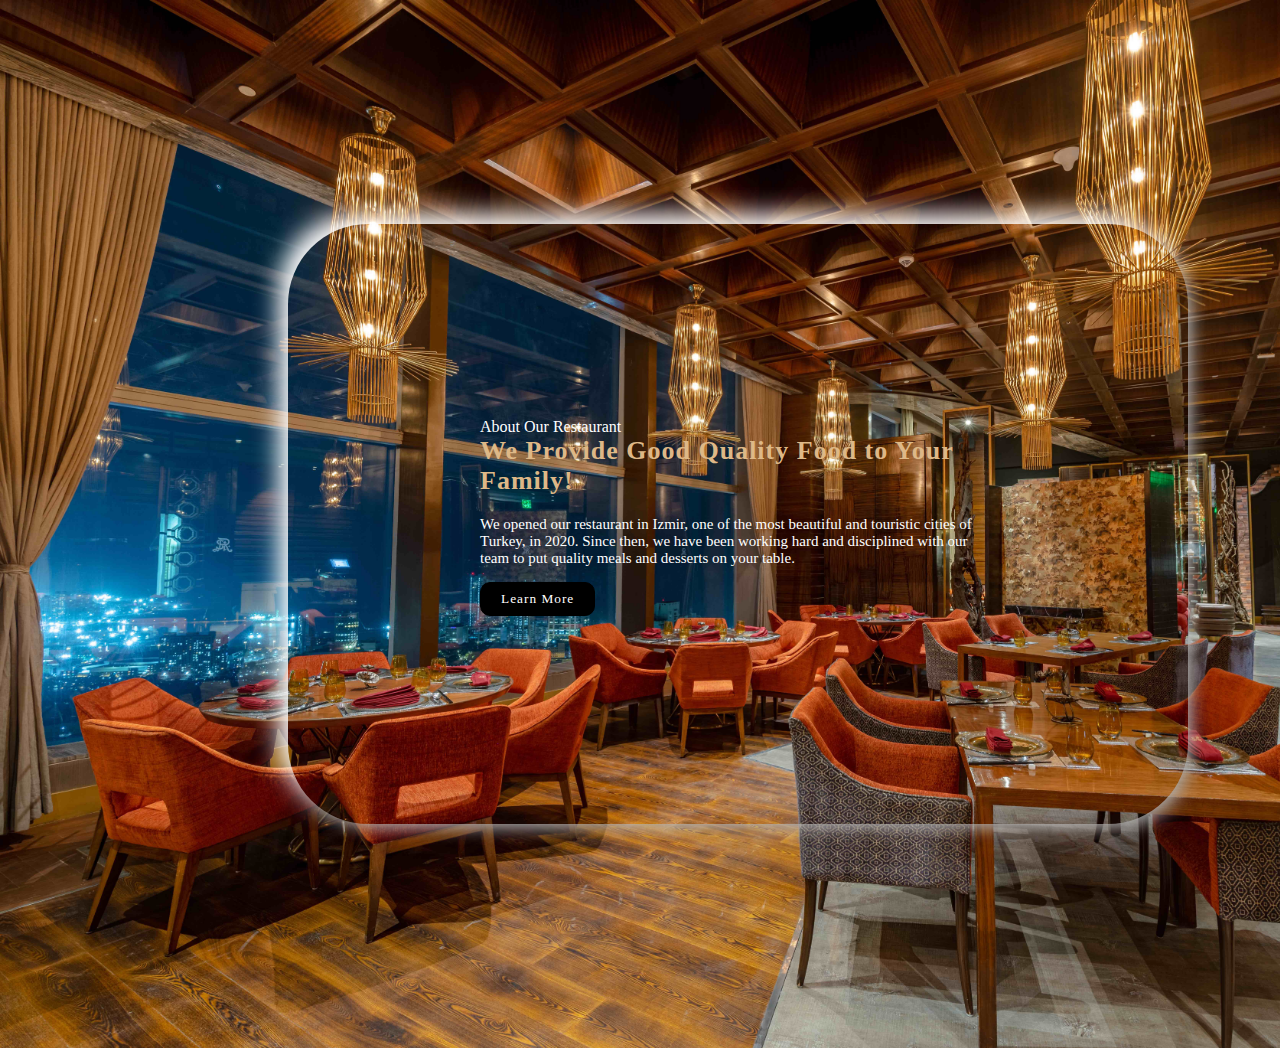
<file: AboutPage.html>
<!DOCTYPE html>
<html lang="en">
<head>
    <meta charset="UTF-8">
    <meta http-equiv="X-UA-Compatible" content="IE=edge">
    <meta name="viewport" content="width=device-width, initial-scale=1.0">
    <title>Document</title>
    <link rel="stylesheet" href="styleA.css">
</head>
<body>
    <div class="container">
        
        <div class="about_details">
            <span>About Our Restaurant</span>
            <h2>We Provide Good Quality Food to Your Family!</h2>
            <p>
                We opened our restaurant in Izmir, one of the most beautiful and touristic cities of Turkey, in 2020. 
                Since then, we have been working hard and disciplined with our team to put quality meals and desserts on your table.
            </p>
            <button class="btn">Learn More </button>
        </div>
    </div>
</body>
</html>
</file>
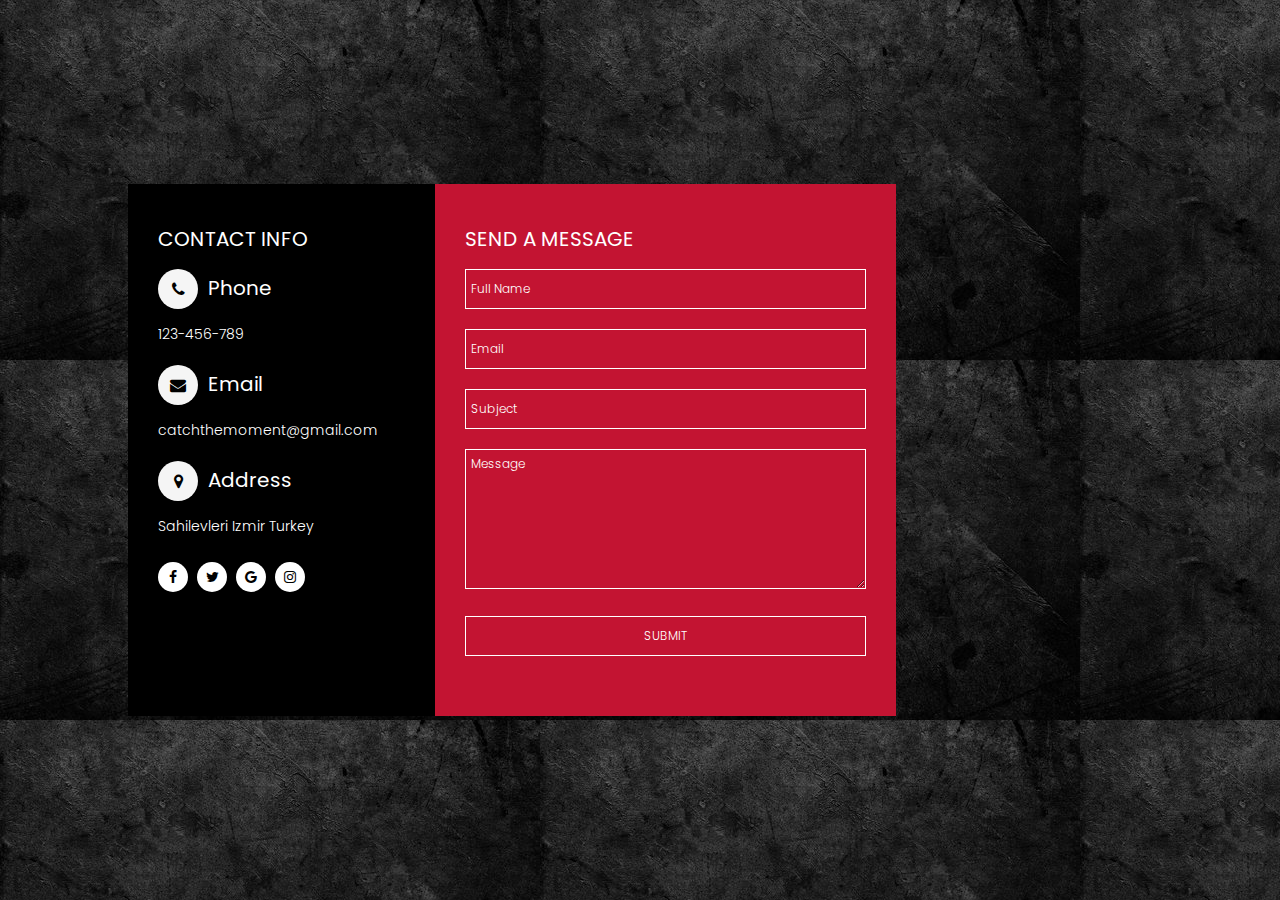
<file: ContactPage.html>
<!DOCTYPE html>
<html lang="en">
<head>
    <meta charset="UTF-8">
    <meta http-equiv="X-UA-Compatible" content="IE=edge">
    <meta name="viewport" content="width=device-width, initial-scale=1.0">
    <title>ContactPage</title>
    <link rel="stylesheet" href="styleC.css">
    <link rel="stylesheet" href="https://stackpath.bootstrapcdn.com/font-awesome/4.7.0/css/font-awesome.min.css"  crossorigin="anonymous">
</head>
<body>
   <div class="contact-wrap">
    <div class="contact-in">
        <h1>Contact Info</h1>
        <h2><i class="fa fa-phone" aria-hidden="true"></i>Phone</h2>
        <p>123-456-789</p>
        <h2><i class="fa fa-envelope" aria-hidden="true"></i>Email</h2>
        <p>catchthemoment@gmail.com</p>
        <h2><i class="fa fa-map-marker" aria-hidden="true"></i>Address</h2>
        <p>Sahilevleri Izmir Turkey</p>
        <ul>
            <li><a href="#"><i class="fa fa-facebook" aria-hidden="true"></i></a></li>
            <li><a href=""><i class="fa fa-twitter" aria-hidden="true"></i></a></li>
            <li><a href=""><i class="fa fa-google" aria-hidden="true"></i></a></li>
            <li><a href=""><i class="fa fa-instagram" aria-hidden="true"></i></a></li>
        </ul>
    </div>
    <div class="contact-in">
        <h1>Send a Message</h1>
        <form>
            <input type="text" placeholder="Full Name" class="contact-in-input">
            <input type="text" placeholder="Email" class="contact-in-input">
            <input type="text" placeholder="Subject" class="contact-in-input">
            <textarea placeholder="Message" class="contact-in-textarea"></textarea>
            <input type="submit" value="SUBMIT" class="contact-in-btn">
        </form>
    </div>
    <div class="contact-in">
        <iframe src="https://www.google.com/maps/embed?pb=!1m18!1m12!1m3!1d42336.589950026246!2d27.007480985257327!3d38.411343490485145!2m3!1f0!2f0!3f0!3m2!1i1024!2i768!4f13.1!3m3!1m2!1s0x14bbdc9415d6b39d%3A0x45de2daf27f248b6!2zU2FoaWxldmxlcmksIE5hcmzEsWRlcmUvxLB6bWlyLCBUw7xya2l5ZQ!5e0!3m2!1str!2spl!4v1682783939421!5m2!1str!2spl" width="100%" height="auto" style="border:0;" allowfullscreen="" loading="lazy" 
        referrerpolicy="no-referrer-when-downgrade"></iframe>
    </div>
   </div>
</body>
</html>
</file>
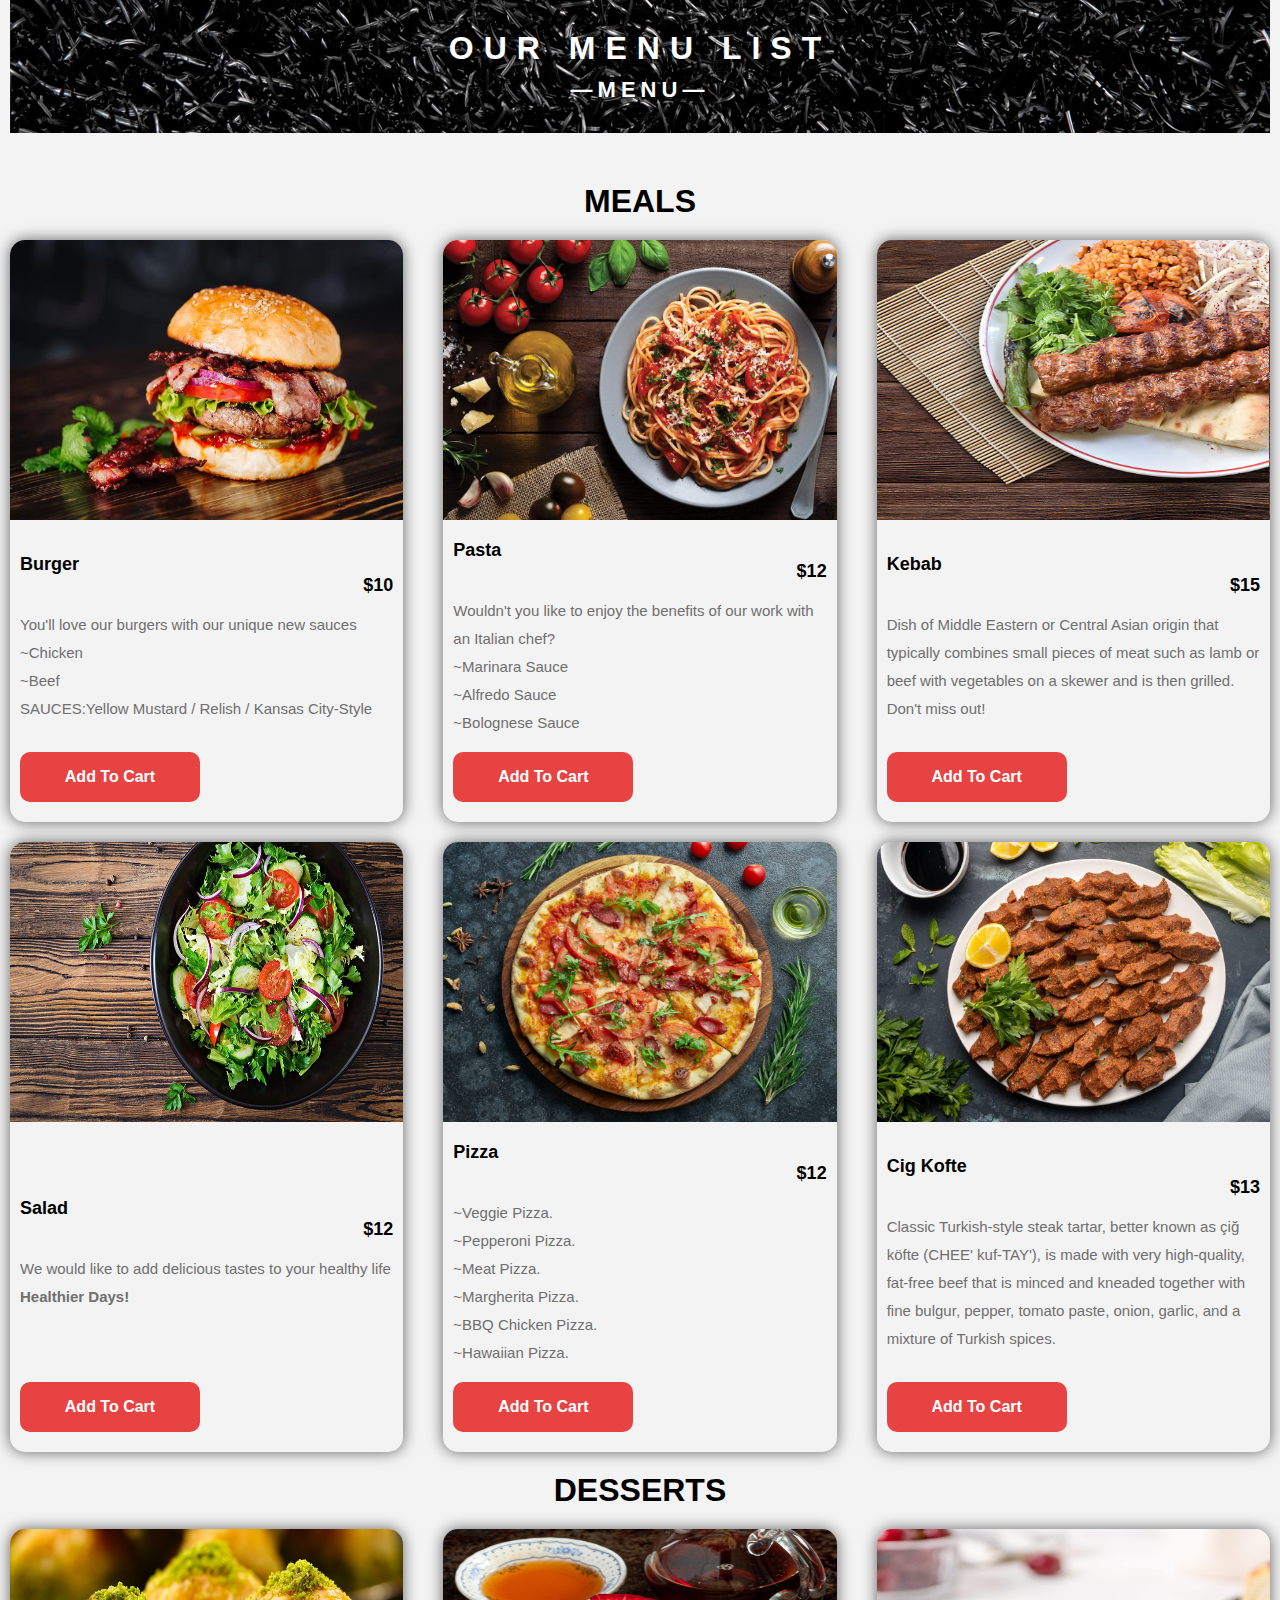
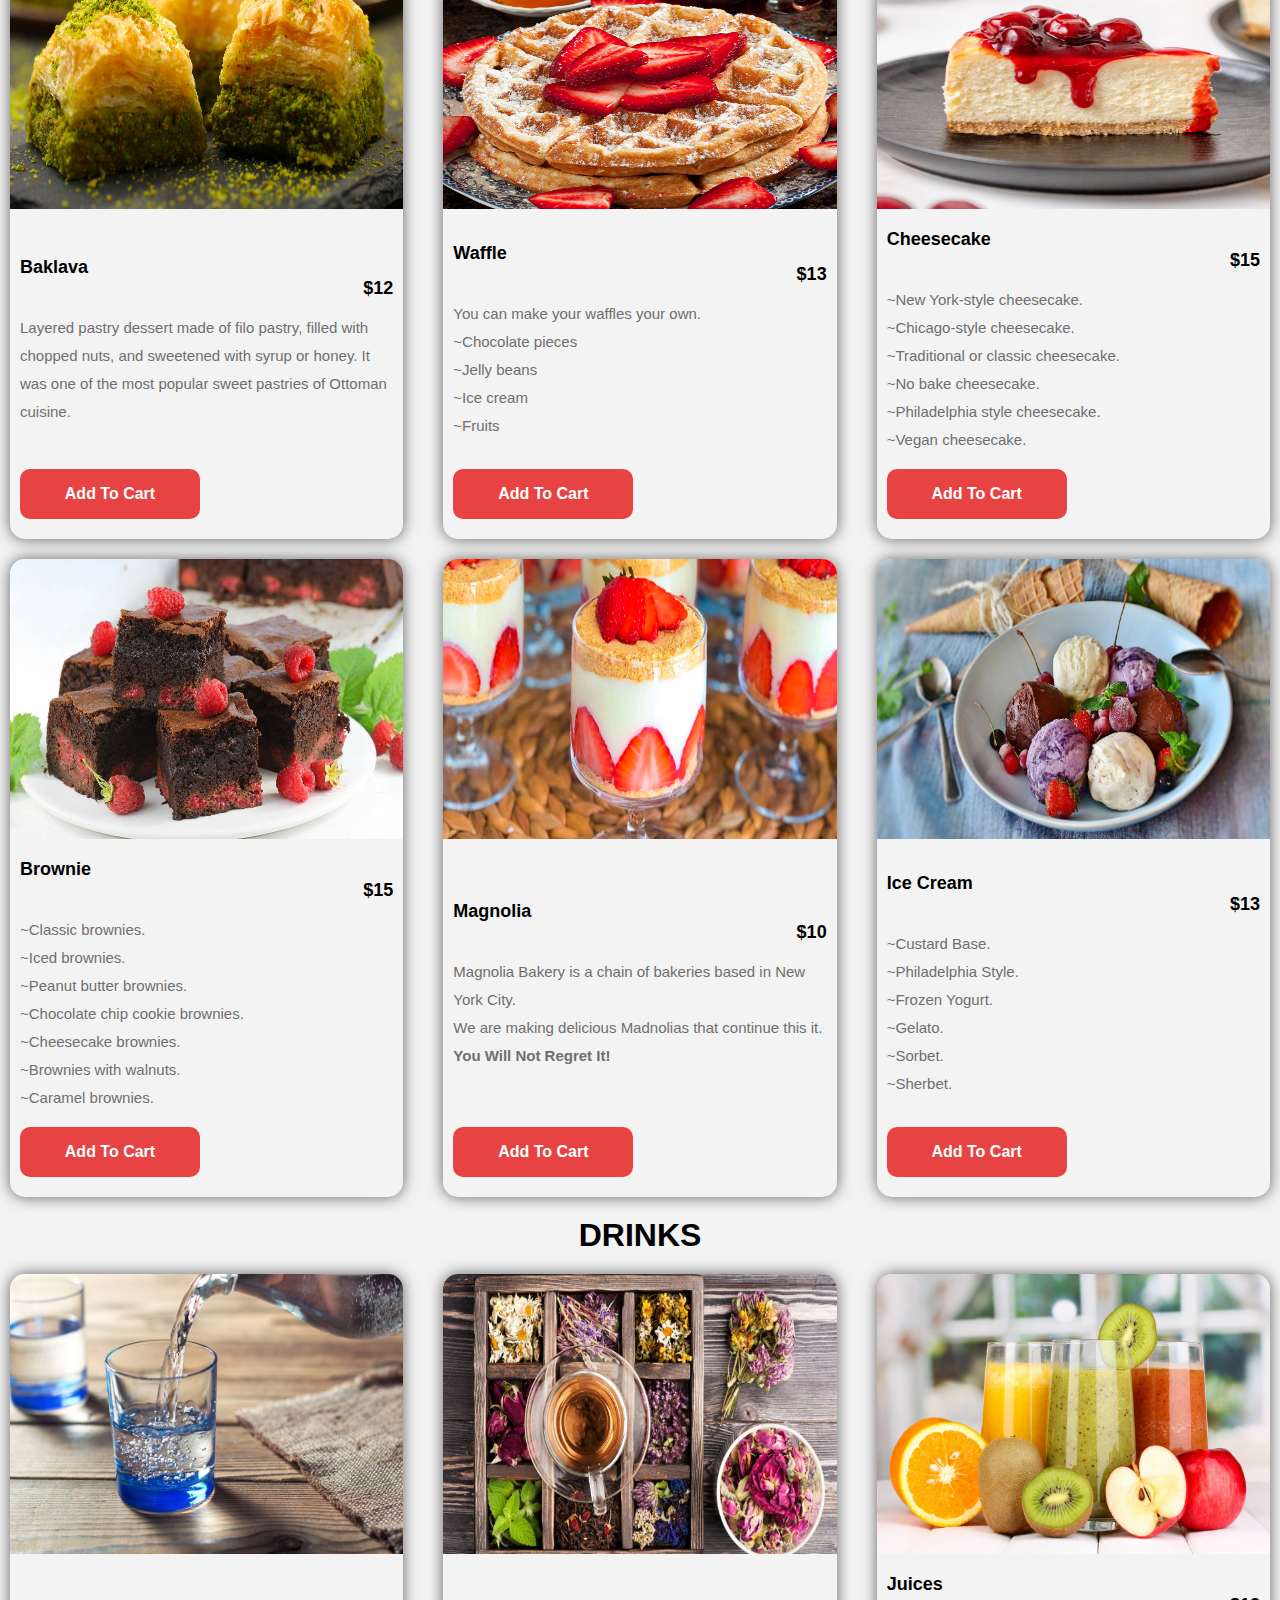
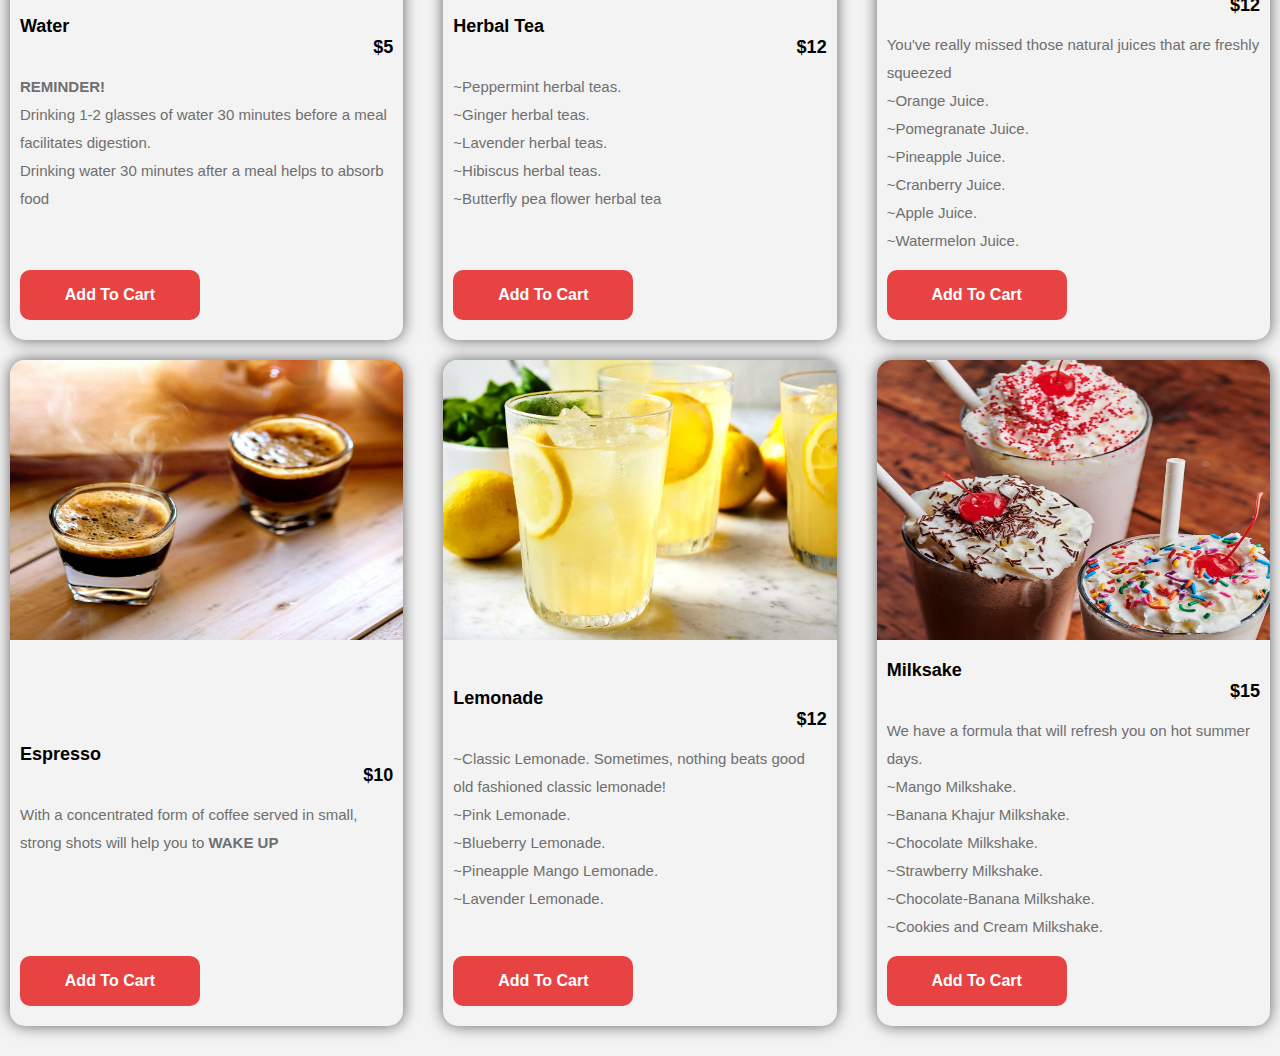
<file: MenuPage.html>
<!DOCTYPE html>
<html lang="en">
<head>
    <meta charset="UTF-8">
    <meta http-equiv="X-UA-Compatible" content="IE=edge">
    <meta name="viewport" content="width=device-width, initial-scale=1.0">
    <title>OUR MENU LIST</title>
    <link rel="stylesheet" href="styleM.css">
</head>
<body>
    <div class="menu">
        <div class="heading">
            <h1>OUR MENU LIST</h1>
            <h3>&mdash;Menu&mdash;</h3>
        </div>
         <h1>MEALS</h1>
        <div class="food-items">
            <img src="burgerr.jpg">
            <div class="details">
               <div class="details-sub">
                <h5>Burger</h5>
                <h5 class="price">$10</h5>
               </div>
               <p>You'll love our burgers with our unique new sauces<br>
                ~Chicken<br>
                ~Beef<br>
                SAUCES:Yellow Mustard / Relish / Kansas City-Style
               </p>
               <button>Add To Cart</button>
            </div>
        </div>
        <div class="food-items">
            <img src="makarna.jpg">
            <div class="details">
               <div class="details-sub">
                <h5>Pasta</h5>
                <h5 class="price">$12</h5>
               </div>
               <p>Wouldn't you like to enjoy the benefits of our work with an Italian chef?<br>
               ~Marinara Sauce<br>
               ~Alfredo Sauce<br>
               ~Bolognese Sauce<br>
               </p>
               <button>Add To Cart</button>
            </div>
        </div>
        <div class="food-items">
            <img src="kebap.jpg">
            <div class="details">
               <div class="details-sub">
                <h5>Kebab</h5>
                <h5 class="price">$15</h5>
               </div>
               <p>Dish of Middle Eastern or Central Asian origin that typically combines small pieces 
                of meat such as lamb or beef with vegetables on a skewer and is then grilled.<br>
                Don't miss out!</p>
               <button>Add To Cart</button>
            </div>
        </div>
        <div class="food-items">
            <img src="salad.jpg">
            <div class="details">
               <div class="details-sub">
                <h5>Salad</h5>
                <h5 class="price">$12</h5>
               </div>
               <p>We would like to add delicious tastes to your healthy life<br>
                 <strong>Healthier Days!</strong></p>
               <button>Add To Cart</button>
            </div>
        </div>
        <div class="food-items">
            <img src="pizza.jpg">
            <div class="details">
               <div class="details-sub">
                <h5>Pizza</h5>
                <h5 class="price">$12</h5>
               </div>
               <p>
                ~Veggie Pizza.<br>
                ~Pepperoni Pizza.<br>
                ~Meat Pizza.<br>
                ~Margherita Pizza.<br>
                ~BBQ Chicken Pizza.<br>
                ~Hawaiian Pizza. </p>
               <button>Add To Cart</button>
            </div>
        </div>
        <div class="food-items">
            <img src="cigkofte.jpg">
            <div class="details">
               <div class="details-sub">
                <h5>Cig Kofte</h5>
                <h5 class="price">$13</h5>
               </div>
               <p>Classic Turkish-style steak tartar, better known as çiğ köfte (CHEE' kuf-TAY'), is made with very high-quality, fat-free beef that is minced and kneaded together with fine bulgur,
                 pepper, tomato paste, onion, garlic, and a mixture of Turkish spices.</p>
               <button>Add To Cart</button>
            </div>
        </div>
    <h1>DESSERTS</h1>
    <div class="food-items">
        <img src="baklavaa.jpg">
        <div class="details">
           <div class="details-sub">
            <h5>Baklava</h5>
            <h5 class="price">$12</h5>
           </div>
           <p>Layered pastry dessert made of filo pastry, filled with chopped nuts, and sweetened with syrup or honey.
             It was one of the most popular sweet pastries of Ottoman cuisine.</p>
           <button>Add To Cart</button>
        </div>
    </div>
    <div class="food-items">
        <img src="waffle.jpg">
        <div class="details">
           <div class="details-sub">
            <h5>Waffle</h5>
            <h5 class="price">$13</h5>
           </div>
           <p> You can make your waffles your own.<br>
            ~Chocolate pieces<br>
            ~Jelly beans<br>
            ~Ice cream<br>
            ~Fruits
           </p>
           <button>Add To Cart</button>
        </div>
    </div>
    <div class="food-items">
        <img src="cheesecake.jpg">
        <div class="details">
           <div class="details-sub">
            <h5>Cheesecake</h5>
            <h5 class="price">$15</h5>
           </div>
           <p>
            ~New York-style cheesecake.<br>
            ~Chicago-style cheesecake.<br>
            ~Traditional or classic cheesecake.<br>
            ~No bake cheesecake.<br>
            ~Philadelphia style cheesecake.<br>
            ~Vegan cheesecake.</p>
           <button>Add To Cart</button>
        </div>
    </div>
    <div class="food-items">
        <img src="browniee.jpg">
        <div class="details">
           <div class="details-sub">
            <h5>Brownie</h5>
            <h5 class="price">$15</h5>
           </div>
           <p>
            ~Classic brownies.<br>
            ~Iced brownies.<br>
            ~Peanut butter brownies.<br>
            ~Chocolate chip cookie brownies.<br>
            ~Cheesecake brownies.<br>
            ~Brownies with walnuts.<br>
            ~Caramel brownies.
           </p>
           <button>Add To Cart</button>
        </div>
    </div>
    <div class="food-items">
        <img src="magnolia.jpg">
        <div class="details">
           <div class="details-sub">
            <h5>Magnolia</h5>
            <h5 class="price">$10</h5>
           </div>
           <p>Magnolia Bakery is a chain of bakeries based in New York City.<br>
            We are making delicious Madnolias that continue this it.<br>
            <strong>You Will Not Regret It!</strong> </p>
           <button>Add To Cart</button>
        </div>
    </div>
    <div class="food-items">
        <img src="icecream.jpg">
        <div class="details">
           <div class="details-sub">
            <h5>Ice Cream</h5>
            <h5 class="price">$13</h5>
           </div>
           <p>
            ~Custard Base.<br>
            ~Philadelphia Style.<br>
            ~Frozen Yogurt.<br>
            ~Gelato.<br>
            ~Sorbet.<br>
            ~Sherbet.</p>
           <button>Add To Cart</button>
        </div>
    </div>
    <h1>DRINKS</h1>
    <div class="food-items">
        <img src="water.jpg">
        <div class="details">
           <div class="details-sub">
            <h5>Water</h5>
            <h5 class="price">$5</h5>
           </div>
           <p><strong>REMINDER!</strong><br>
            Drinking 1-2 glasses of water 30 minutes before a meal facilitates digestion.<br>
            Drinking water 30 minutes after a meal helps to absorb food</p>
           <button>Add To Cart</button>
        </div>
    </div>
    <div class="food-items">
        <img src="herbaltea.jpg">
        <div class="details">
           <div class="details-sub">
            <h5>Herbal Tea</h5>
            <h5 class="price">$12</h5>
           </div>
           <p>
            ~Peppermint herbal teas.<br>
            ~Ginger herbal teas.<br>
            ~Lavender herbal teas.<br>
            ~Hibiscus herbal teas.<br>
            ~Butterfly pea flower herbal tea</p>
           <button>Add To Cart</button>
        </div>
    </div>
    <div class="food-items">
        <img src="juicess.jpg">
        <div class="details">
           <div class="details-sub">
            <h5>Juices</h5>
            <h5 class="price">$12</h5>
           </div>
           <p>You've really missed those natural juices that are freshly squeezed<br>
            ~Orange Juice.<br>
            ~Pomegranate Juice.<br>
            ~Pineapple Juice.<br>
            ~Cranberry Juice.<br>
            ~Apple Juice.<br>
            ~Watermelon Juice. </p>
           <button>Add To Cart</button>
        </div>
    </div>
    <div class="food-items">
        <img src="espressoo.jpg">
        <div class="details">
           <div class="details-sub">
            <h5>Espresso</h5>
            <h5 class="price">$10</h5>
           </div>
           <p> With a concentrated form of coffee served in small, strong shots will help you to <strong>WAKE UP</strong> </p>
           <button>Add To Cart</button>
        </div>
    </div>
    <div class="food-items">
        <img src="lemonadee.jpg">
        <div class="details">
           <div class="details-sub">
            <h5>Lemonade</h5>
            <h5 class="price">$12</h5>
           </div>
           <p>
            ~Classic Lemonade. Sometimes, nothing beats good old fashioned classic lemonade!<br>
            ~Pink Lemonade.<br>
            ~Blueberry Lemonade.<br>
            ~Pineapple Mango Lemonade.<br>
            ~Lavender Lemonade.</p>
           <button>Add To Cart</button>
        </div>
    </div>
    <div class="food-items">
        <img src="milksahe.jpg">
        <div class="details">
           <div class="details-sub">
            <h5>Milksake</h5>
            <h5 class="price">$15</h5>
           </div>
           <p>We have a formula that will refresh you on hot summer days.<br>
            ~Mango Milkshake.<br>
            ~Banana Khajur Milkshake.<br>
            ~Chocolate Milkshake.<br>
            ~Strawberry Milkshake.<br>
            ~Chocolate-Banana Milkshake.<br>
            ~Cookies and Cream Milkshake.
           </p>
           <button>Add To Cart</button>
        </div>
    </div>

    </div>
</body>
</html>
</file>
<file: styleC.css>
@import url('https://fonts.googleapis.com/css2?family=Poppins:wght@100;300;400;500;600&display=swap');

*{
    margin:0;
    padding:0;
    box-sizing: border-box;
}
body{
    height: 100vh;
    display: grid;
    align-items: center;
    font-family: 'Poppins',sans-serif;
    background: url(black.jpg);
}
.contact-wrap{
    width: 80%;
    height: auto;
    margin: auto;
    display: flex;
    flex-wrap: wrap;
}
.contact-in{
    padding: 40px 30px;
}
.contact-in:nth-child(1)
{
    flex: 30%;
    background:black;
    color: #fff;
}
.contact-in:nth-child(2)
{
    flex: 45%;
    background: #c31432;
}
.contact-in:nth-child(3)
{
    flex: 25%;
    padding: 0;
}
.contact-in h1{
    font-size: 20px;
    color: #fff;
    text-transform: uppercase;
    font-weight: 400;
    margin-bottom: 15px;
}
.contact-in h2{
    font-size: 20px;
    font-weight: 400;
    margin-bottom: 15px;
}
.contact-in h2 i{
    font-size:16px;
    width: 40px;
    height: 40px;
    margin-right: 10px;
    background: #f5f5f5;
    color: #000;
    border-radius: 50px;
    line-height: 40px;
    text-align: center;
}
.contact-in p{
    font-size: 14px;
    font-weight: 300;
    margin-bottom: 20px;
}
.contact-in ul{
    padding: 0;
    margin: 0;
}
.contact-in ul li{
   list-style: none;
   display: inline-block;
   margin-right: 5px;
   margin-top: 5px;
}
.contact-in ul li a{
   display: block;
   width: 30px;
   height: 30px;
   text-align: center;
   background: #fff;
   border-radius: 50px;
 }
 .contact-in ul li a i{
    font-size: 14px;
    line-height: 30px;
    color: #000;
  }
  .contact-in form{
    width: 100%;
    height: auto;
  }
  .contact-in-input{
    width: 100%;
    height: 40px;
    margin-bottom: 20px;
    border: 1px solid #fff;
    outline: none;
    padding-left: 5px;
    background: transparent;
    color: #fff;
    font-size:12px;
    font-weight: 300;
    font-family: 'Poppins',sans-serif;
  }
  .contact-in-input::placeholder{
    color: #fff;
  }
  .contact-in-textarea{
    width: 100%;
    height: 140px;
    margin-bottom: 20px;
    border: 1px solid #fff;
    outline: none;
    padding-top: 5px;
    padding-left: 5px;
    background: transparent;
    color: #fff;
    font-size:12px;
    font-weight: 300;
    font-family: 'Poppins',sans-serif;
  }
  .contact-in-textarea::placeholder{
    color: #fff;
  }
  .contact-in-btn{
    width: 100%;
    height:40px;
    margin-bottom: 20px;
    border: 1px solid #fff;
    outline: none;
    background: transparent;
    color: #fff;
    font-size:12px;
    font-weight: 300;
    font-family: 'Poppins',sans-serif;
    cursor: pointer;
  }
  .contact-in iframe{
    width: 100%;
    height: 100%;
  }
  @media only screen and (max-width:480px)
  {
    .contact-in:nth-child(1)
{
    flex:50%;
   
}
.contact-in:nth-child(2)
{
    flex:50%;
   
}
.contact-in:nth-child(3)
{
    flex:100%;
    
}
  }
  @media only screen and (max-width:360px)
  {
    .contact-in:nth-child(1)
{
    flex:50%;
   
}
.contact-in:nth-child(2)
{
    flex:50%;
   
}
.contact-in:nth-child(3)
{
    flex:100%;
    
}
  }
</file>
<file: styleM.css>
@import url('https://fonts.googleapis.com/css2?family=Poppins:wght@100;300;400;500;600&display=swap');

*{
    margin:0;
    padding:0;
    box-sizing: border-box;
   
}

body{
    background: #f3f3f3;
    font-family: 'Poopins',sans-serif;
}
.menu{
    padding: 0 10px 30px 10px;
    display: grid;
    grid-template-columns: repeat(auto-fit,minmax(350px,1fr));
    grid-gap:20px 40px ;
}
.heading{
    background-image: url(header.jpg);
    color: #fff;
    margin-bottom: 30px;
    padding: 30px 0;
    grid-column: 1/-1;
    text-align: center;
}
.heading>h1{
    font-weight: 600;
    font-size: 32px;
    letter-spacing: 10px;
    margin-bottom: 10px;
    text-transform: uppercase;
}
.heading>h3{
    font-weight: 700;
    font-size: 22px;
    letter-spacing: 5px;
    text-transform: uppercase;
}
.food-items{
    display: grid;
    position: relative;
    grid-template-rows: auto 1 fr;
    border-radius: 15px;
    box-shadow: 0 0 15px rgba(0,0,0,0.6);
    transition: .2s ease-in-out;
}
.food-items img{
    position: relative;
    width: 100%;
    height: 280px;
    border-radius: 15px 15px 0 0;
    cursor: pointer;
}
h1{
    grid-column: 1/-1;
    text-align: center;
}
.details{
    padding: 20px 10px;
    display: grid;
    grid-template-rows: auto 1fr 50px;
    grid-row-gap: 15px;
}
.details-sub>h5{
    font-weight: 600;
    font-size: 18px;
}
.price{
    text-align: right;
}
.details>p{
    color: #6f6f6f;
    font-size: 15px;
    line-height: 28px;
    font-weight: 400;
    align-self: stretch;
}
.details>button{
    background-color: #e84343;
    border: none;
    color: #fff;
    font-size: 16px;
    font-weight: 600;
    border-radius: 10px;
    width: 180px;
    cursor: pointer;
}
</file>
<file: styleA.css>
@import url(https://cdnjs.cloudflare.com/ajax/libs/font-awesome/6.4.0/css/all.min.css);

*{
    margin: 0;
    padding: 0;
    box-sizing: border-box;
    font-family: "Baloo 2",cursive;
}
body{
    background: url(background.jpg) ;
    background-size:cover;
}
.container{
    display: flex;
    align-items: center;
    justify-content: center;
    margin: 14rem 18rem;
    padding: 140px 147px;
    box-shadow: 10px 10px 18px -8px #aaaaaa,-10px -10px 24px #ffffff;
    border-radius: 80px;
    height: 600px;
    width: 900px;
 }
.container img{
    height: 100%;
    width:auto;
    border-radius: 20px;
}
.about_details{
    margin: 0 45px;
}
.about_details span{
    color: white;
}
.about_details h2{
    font-family: "Potta One";
    font-weight: 900;
    font-size: 26px;
    letter-spacing: 1px;
    margin-bottom: 20px;
    color: burlywood;
}
.about_details p{
    color:white;
    font-size: 15px;
}
.btn{
    margin: 15px 0;
    padding: 8px 20px;
    background-color: black;
    border: 1px solid black;
    border-radius: 10px;
    letter-spacing: 1px;
    color:white;
    font-weight: 300;
    cursor: pointer;
    transition: 0.3 ease-in-out;
}
.btn:hover{
    background-color: rgb(212, 85, 6);

}
</file>
